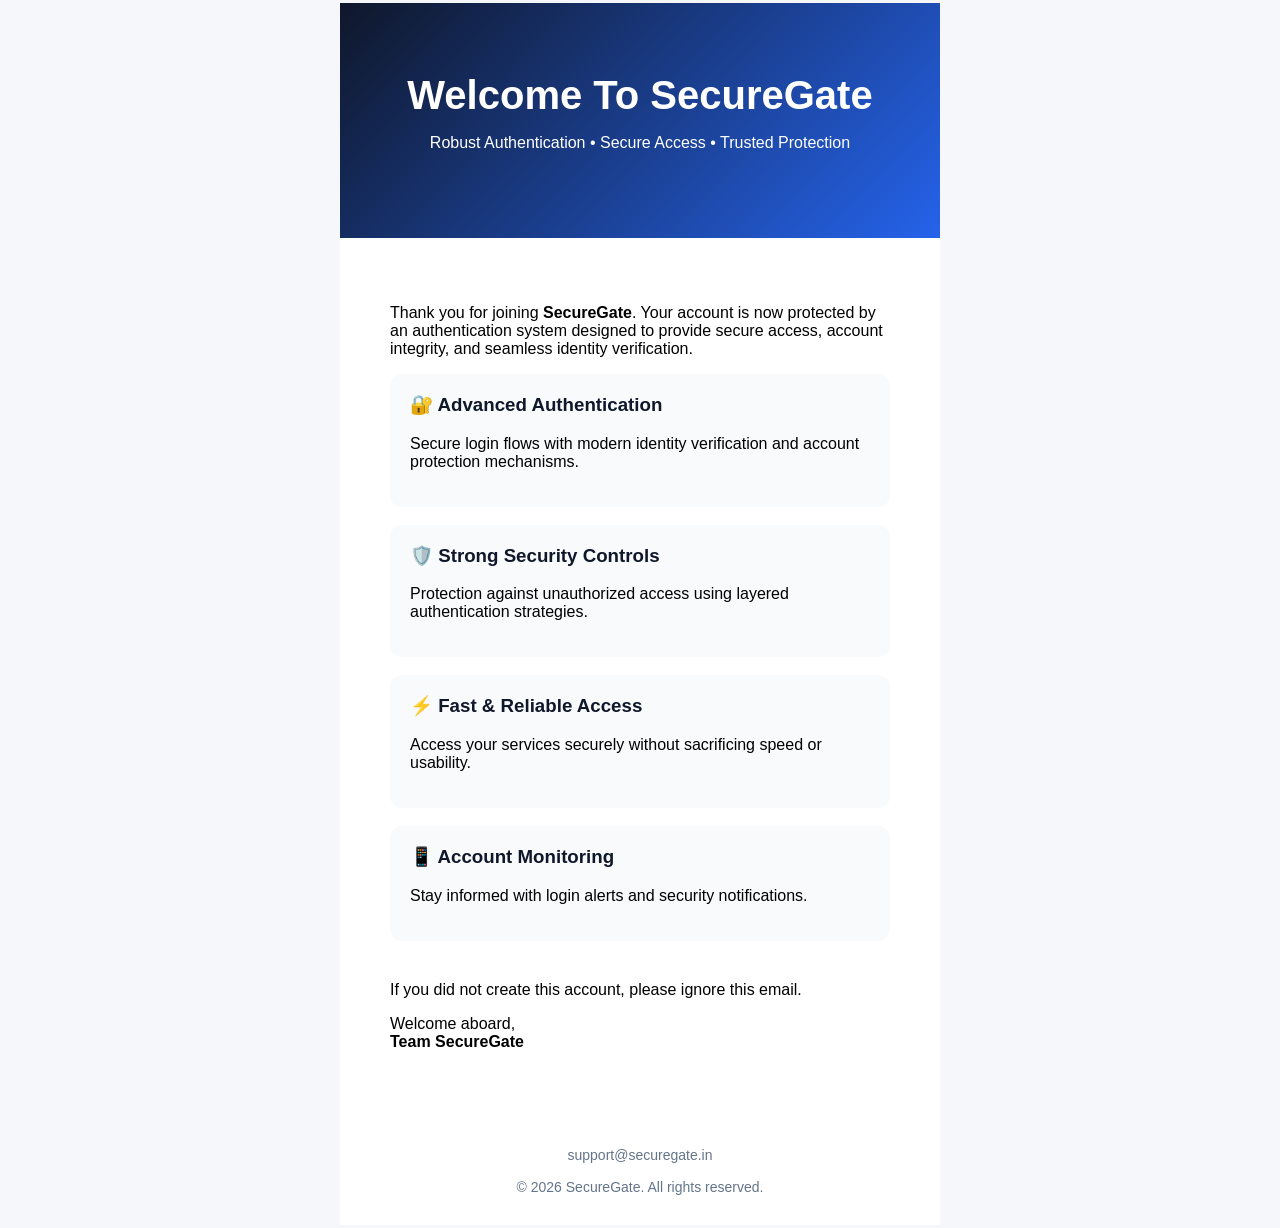
<file: authentication/templates/index.html>
<!DOCTYPE html>
<html>
<head>
<meta charset="UTF-8">
<meta name="viewport" content="width=device-width, initial-scale=1.0">

<title>Welcome to SecureGate</title>

<style>
body{
    margin:0;
    background:#f5f7fb;
    font-family:Arial,sans-serif;
}

.container{
    max-width:600px;
    margin:auto;
    background:white;
}

.hero{
    background:linear-gradient(135deg,#0f172a,#2563eb);
    padding:70px 40px;
    text-align:center;
    color:white;
}

.hero h1{
    font-size:40px;
    margin:0;
}

.content{
    padding:50px;
}

.feature{
    background:#f8fafc;
    padding:20px;
    border-radius:12px;
    margin-bottom:18px;
}

.feature h3{
    color:#0f172a;
    margin-top:0;
}

.button{
    display:inline-block;
    background:#2563eb;
    color:white !important;
    text-decoration:none;
    padding:14px 28px;
    border-radius:10px;
    margin-top:20px;
}

.footer{
    text-align:center;
    color:#64748b;
    padding:30px;
    font-size:14px;
}
</style>

</head>

<body>

<table width="100%">
<tr>
<td>

<div class="container">

<div class="hero">
<h1>Welcome To SecureGate</h1>

<p>
Robust Authentication • Secure Access • Trusted Protection
</p>
</div>

<div class="content">


<p>
Thank you for joining <strong>SecureGate</strong>.
Your account is now protected by an authentication system
designed to provide secure access, account integrity,
and seamless identity verification.
</p>

<div class="feature">
<h3>🔐 Advanced Authentication</h3>
<p>
Secure login flows with modern identity verification and account protection mechanisms.
</p>
</div>

<div class="feature">
<h3>🛡️ Strong Security Controls</h3>
<p>
Protection against unauthorized access using layered authentication strategies.
</p>
</div>

<div class="feature">
<h3>⚡ Fast & Reliable Access</h3>
<p>
Access your services securely without sacrificing speed or usability.
</p>
</div>

<div class="feature">
<h3>📱 Account Monitoring</h3>
<p>
Stay informed with login alerts and security notifications.
</p>
</div>


<p style="margin-top:40px;">
If you did not create this account, please ignore this email.
</p>

<p>
Welcome aboard,<br>
<strong>Team SecureGate</strong>
</p>

</div>

<div class="footer">

support@securegate.in<br><br>

© 2026 SecureGate. All rights reserved.

</div>

</div>

</td>
</tr>
</table>

</body>
</html>
</file>
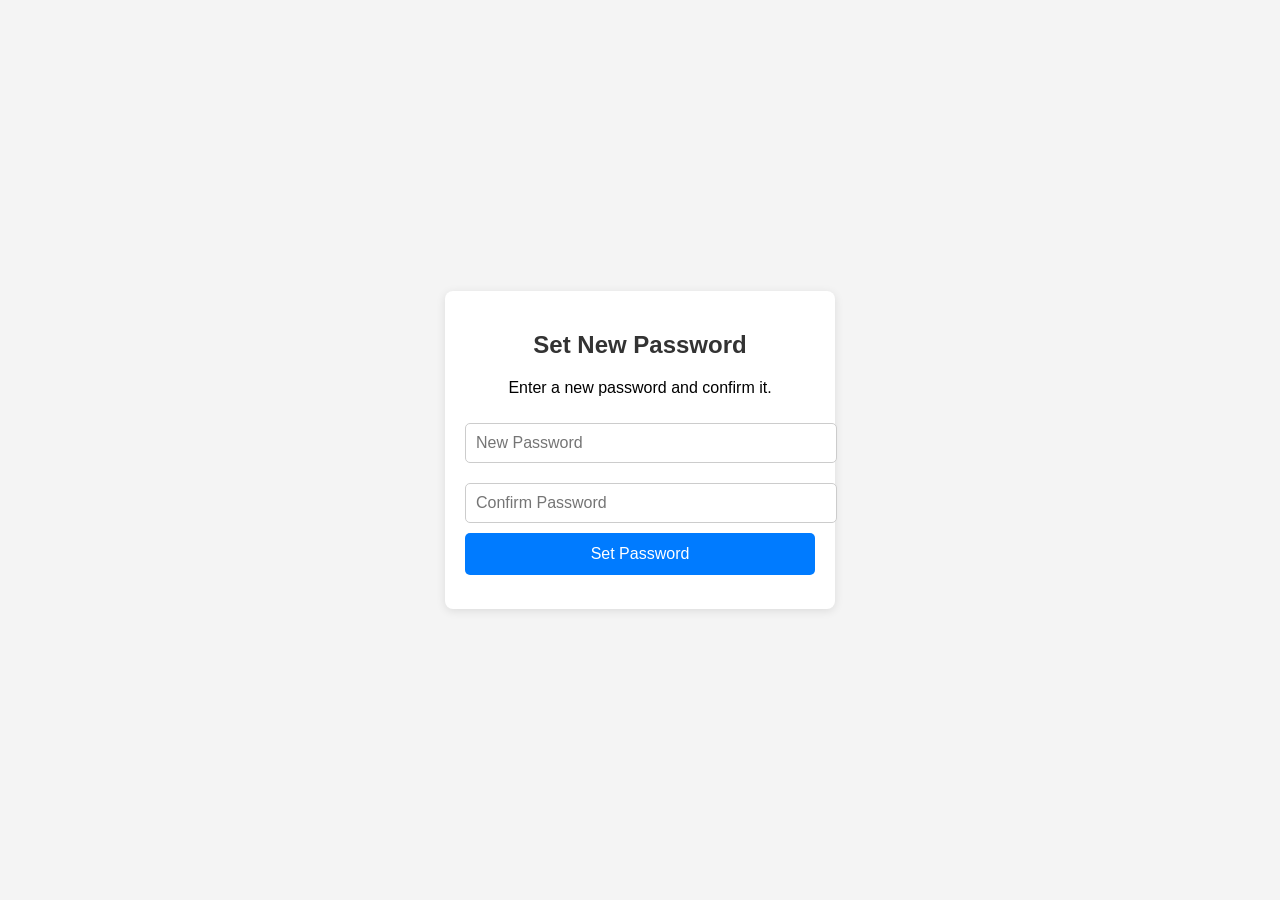
<file: authentication/templates/create_new_password.html>
<!DOCTYPE html>
<html lang="en">
<head>
    <meta charset="UTF-8">
    <meta name="viewport" content="width=device-width, initial-scale=1.0">
    <title>Set New Password - SecureGate</title>
    <style>
        body {
            font-family: Arial, sans-serif;
            background-color: #f4f4f4;
            margin: 0;
            padding: 0;
            display: flex;
            justify-content: center;
            align-items: center;
            height: 100vh;
        }
        .container {
            background-color: #ffffff;
            padding: 20px;
            border-radius: 8px;
            box-shadow: 0 2px 10px rgba(0, 0, 0, 0.1);
            text-align: center;
            width: 350px;
        }
        h2 {
            color: #333;
        }
        input {
            width: 100%;
            padding: 10px;
            margin: 10px 0;
            border: 1px solid #ccc;
            border-radius: 5px;
            font-size: 16px;
        }
        button {
            width: 100%;
            padding: 12px;
            background-color: #007BFF;
            color: #ffffff;
            border: none;
            border-radius: 5px;
            font-size: 16px;
            cursor: pointer;
        }
        button:hover {
            background-color: #0056b3;
        }
        .message {
            margin-top: 10px;
            font-size: 14px;
            color: red;
        }
    </style>
</head>
<body>

    <div class="container">
        <h2>Set New Password</h2>
        <p>Enter a new password and confirm it.</p>
        <form id="passwordForm" action="/user/create_new_password/{{token}}" method="POST">
            <input type="password" id="password" name="password" placeholder="New Password" required>
            <input type="password" id="confirm_password" name="confirm_password" placeholder="Confirm Password" required>
            <button type="submit">Set Password</button>
        </form>
        <p id="message" class="message"></p>
    </div>
</body>
</html>
</file>
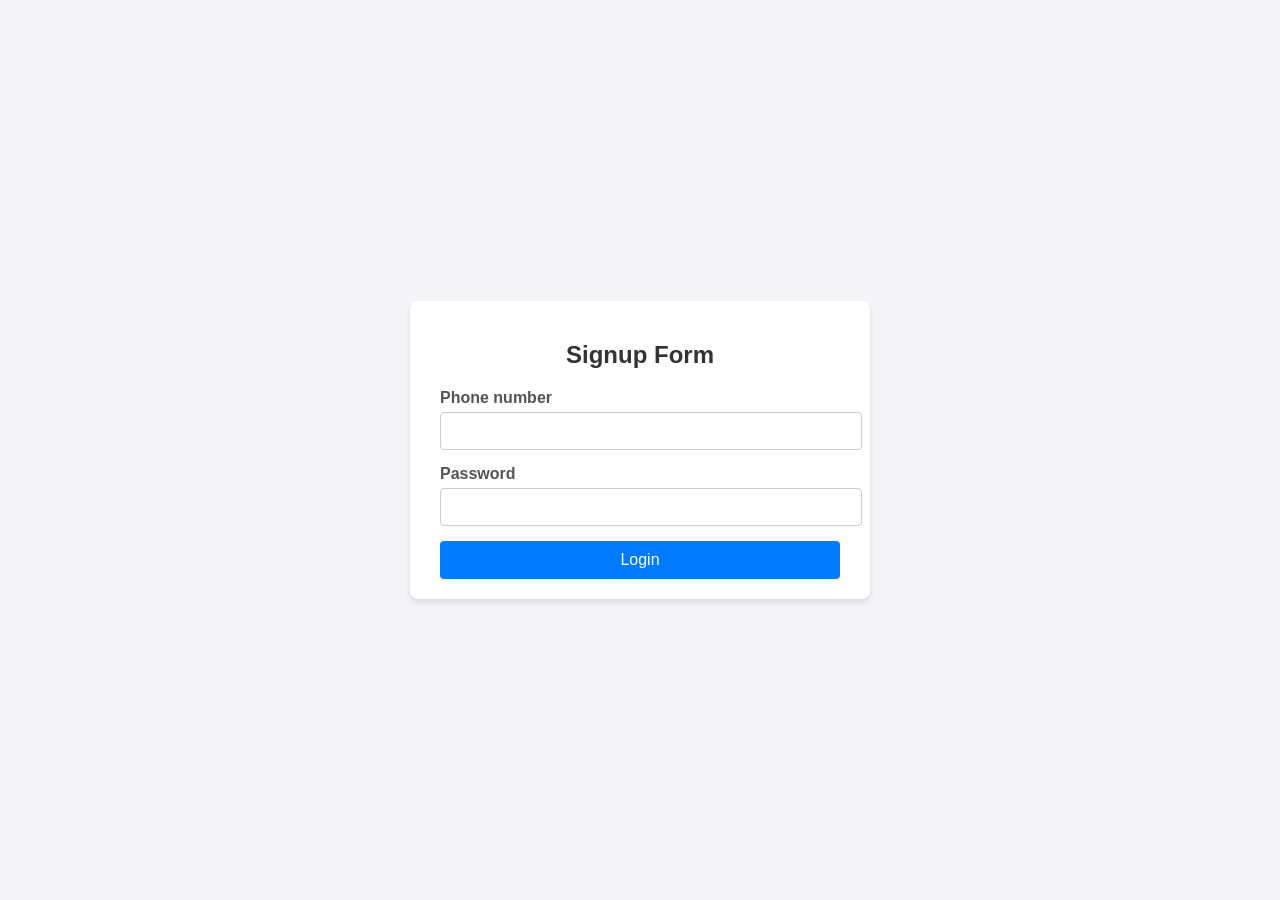
<file: authentication/templates/login.html>
<!DOCTYPE html>
<html lang="en">
<head>
    <meta charset="UTF-8">
    <meta name="viewport" content="width=device-width, initial-scale=1.0">
    <title>Signup Form</title>
    <style>
        body {
            font-family: Arial, sans-serif;
            background-color: #f4f4f9;
            margin: 0;
            padding: 0;
            display: flex;
            justify-content: center;
            align-items: center;
            height: 100vh;
        }

        .signup-form {
            background-color: #fff;
            padding: 20px 30px;
            border-radius: 8px;
            box-shadow: 0 4px 6px rgba(0, 0, 0, 0.1);
            width: 100%;
            max-width: 400px;
        }

        .signup-form h2 {
            text-align: center;
            margin-bottom: 20px;
            color: #333;
        }

        .form-group {
            margin-bottom: 15px;
        }

        .form-group label {
            display: block;
            margin-bottom: 5px;
            font-weight: bold;
            color: #555;
        }

        .form-group input {
            width: 100%;
            padding: 10px;
            border: 1px solid #ccc;
            border-radius: 4px;
            font-size: 14px;
        }

        .form-group input:focus {
            border-color: #007BFF;
            outline: none;
        }

        .form-group .error {
            color: red;
            font-size: 12px;
        }

        .btn {
            display: block;
            width: 100%;
            padding: 10px;
            background-color: #007BFF;
            color: #fff;
            border: none;
            border-radius: 4px;
            font-size: 16px;
            cursor: pointer;
            margin-top: 10px;
        }

        .btn:hover {
            background-color: #0056b3;
        }
    </style>
</head>
<body>
    <form class="signup-form" id="signupForm" action="/user/login" method="post">
        <h2>Signup Form</h2>

        <div class="form-group">
            <label for="full_name">Phone number</label>
            <input type="text" id="phone_number" name="phone_number" required>
            <div class="error" id="nameError"></div>
        </div>

        <div class="form-group">
            <label for="password">Password</label>
            <input type="password" id="password" name="password" required>
            <div class="error" id="passwordError"></div>
        </div>
        <button type="submit" class="btn">Login</button>
    </form>
</body>
</html>
</file>
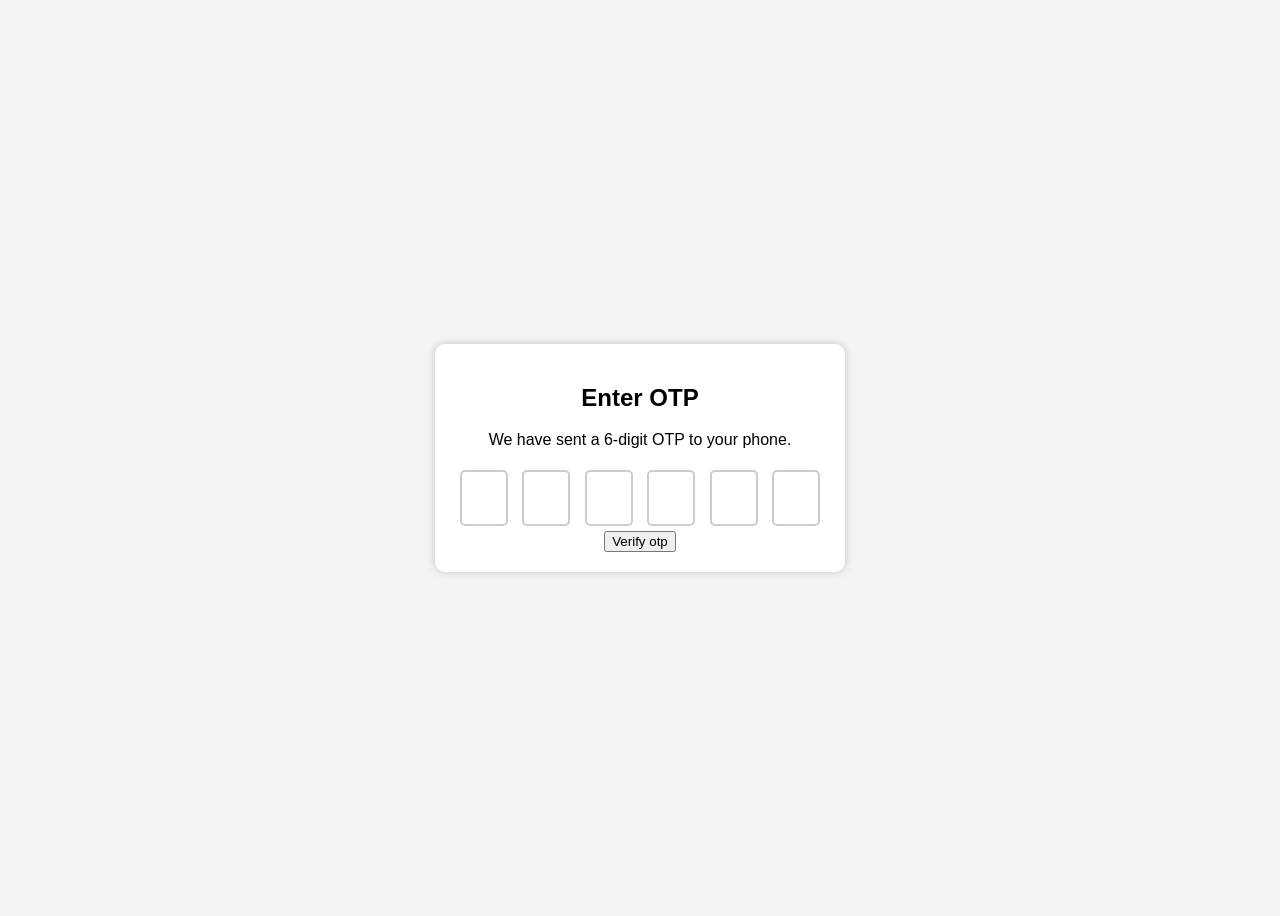
<file: authentication/templates/otp.html>
<!DOCTYPE html>
<html lang="en">
<head>
    <meta charset="UTF-8">
    <meta name="viewport" content="width=device-width, initial-scale=1.0">
    <title>Enter OTP</title>
    <style>
        body {
            font-family: Arial, sans-serif;
            display: flex;
            justify-content: center;
            align-items: center;
            height: 100vh;
            background-color: #f4f4f4;
        }
        .otp-container {
            text-align: center;
            background: white;
            padding: 20px;
            border-radius: 10px;
            box-shadow: 0px 0px 10px rgba(0, 0, 0, 0.2);
        }
        .otp-input {
            width: 40px;
            height: 50px;
            font-size: 24px;
            text-align: center;
            margin: 5px;
            border: 2px solid #ccc;
            border-radius: 5px;
        }
        .otp-input:focus {
            border-color: #007bff;
            outline: none;
        }
        .btn-submit {
            margin-top: 15px;
            padding: 10px 20px;
            font-size: 18px;
            border: none;
            background-color: #007bff;
            color: white;
            cursor: pointer;
            border-radius: 5px;
        }
        .btn-submit:disabled {
            background-color: #ccc;
            cursor: not-allowed;
        }
    </style>
</head>
<body>

<div class="otp-container">
    <h2>Enter OTP</h2>
    <p>We have sent a 6-digit OTP to your phone.</p>
    <form id="otpForm" method="post" action="/verify_otp_signup">
        <input type="text" class="otp-input" maxlength="1" oninput="moveNext(this, 0)" required>
        <input type="text" class="otp-input" maxlength="1" oninput="moveNext(this, 1)" required>
        <input type="text" class="otp-input" maxlength="1" oninput="moveNext(this, 2)" required>
        <input type="text" class="otp-input" maxlength="1" oninput="moveNext(this, 3)" required>
        <input type="text" class="otp-input" maxlength="1" oninput="moveNext(this, 4)" required>
        <input type="text" class="otp-input" maxlength="1" oninput="moveNext(this, 5)" required>
    
        <input  hidden ="otp" name="otp">
        
        <br>
        <button type="submit" class="btn">Verify otp</button>
    </form>
    
</div>
</file>
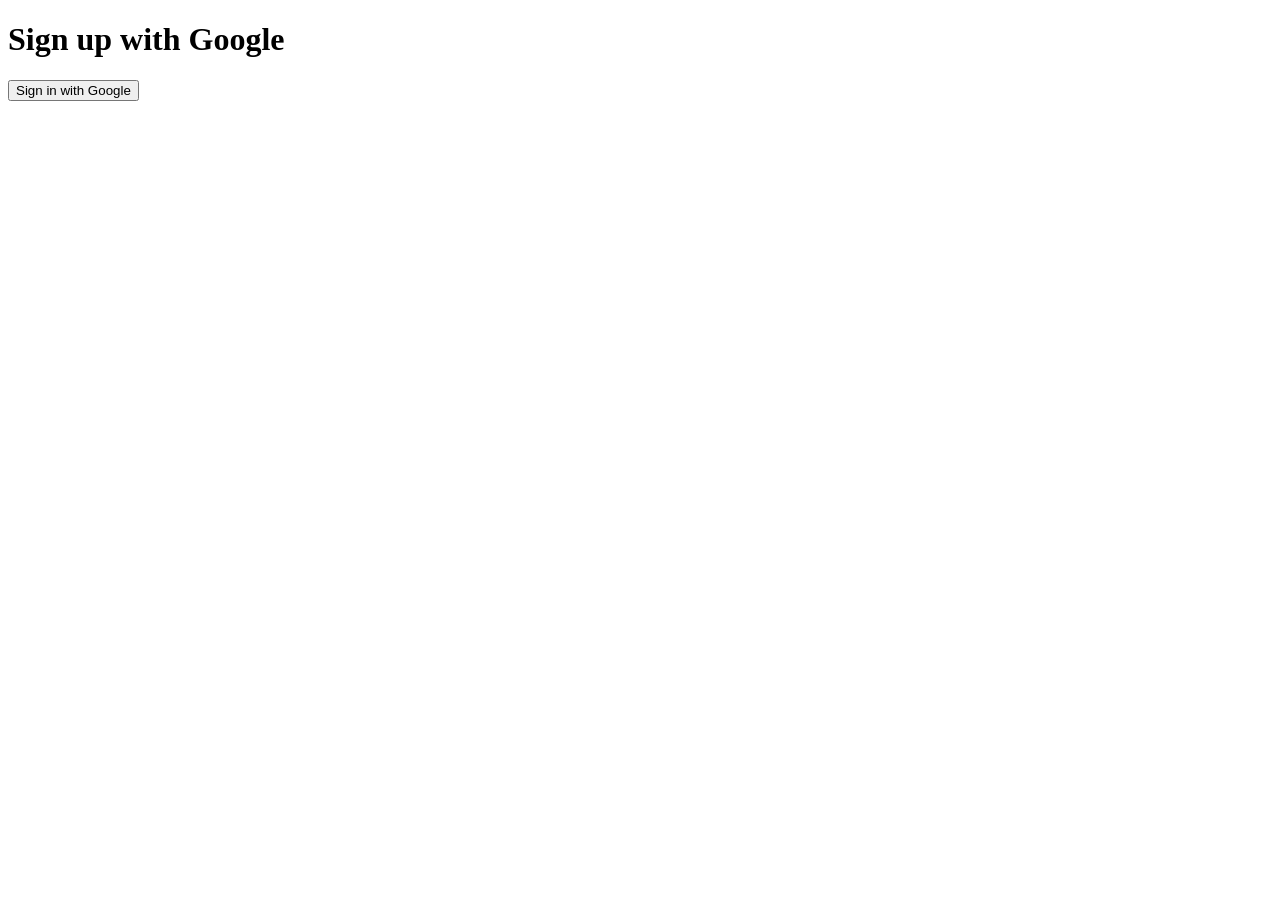
<file: authentication/templates/patient.html>
<!DOCTYPE html>
<html>
<head>
    <title>Signup</title>
</head>
<body>
    <h1>Sign up with Google</h1>
    <a href="/patient/google_signup">
        <button>Sign in with Google</button>
    </a>
</body>
</html>
</file>
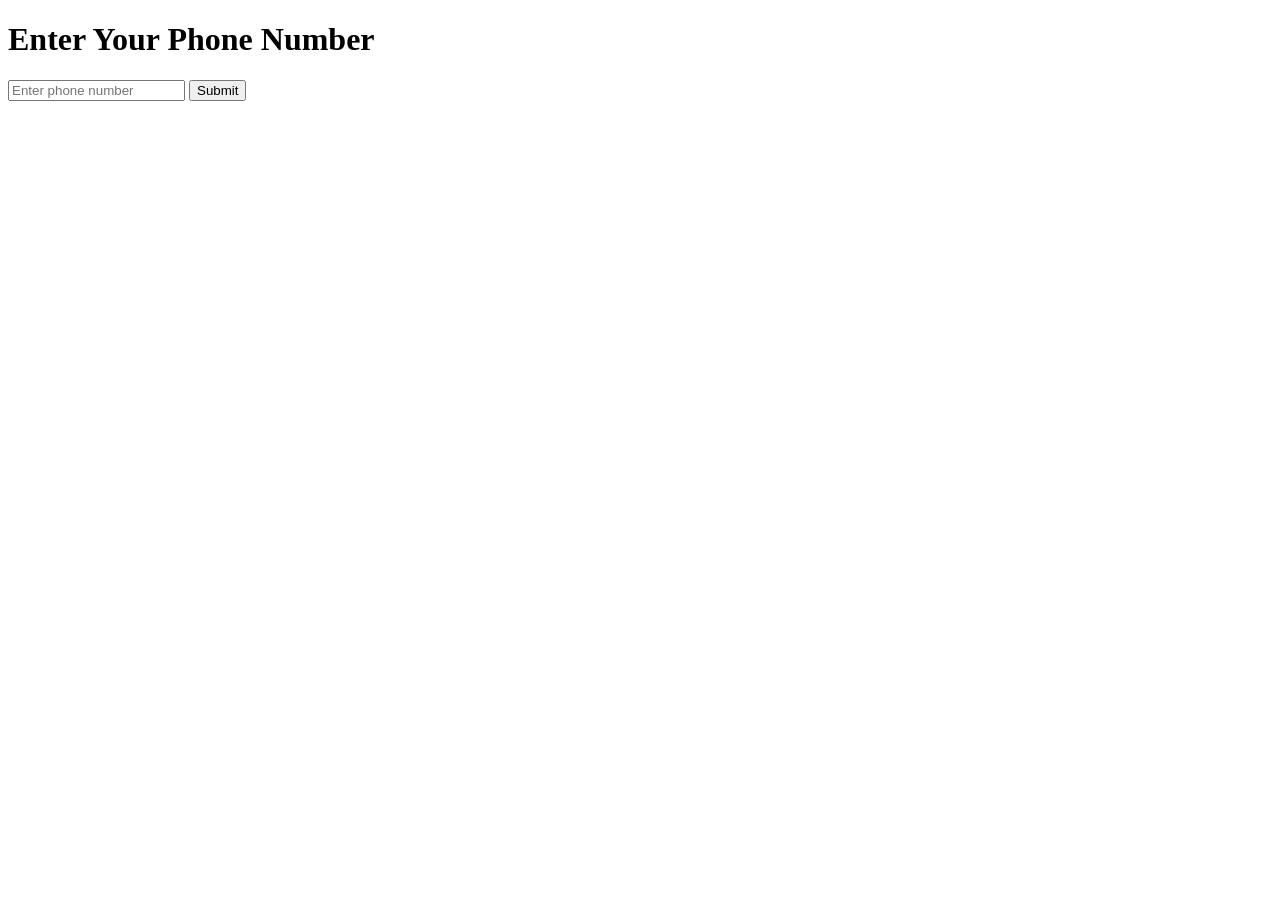
<file: authentication/templates/phone_number.html>
<!DOCTYPE html>
<html>
<head>
    <title>Enter Phone Number</title>
    <script>
        async function submitPhoneNumber() {
            const phoneNumber = document.getElementById("phone_number").value;
            // Get the user type from the URL parameter
            const urlParams = new URLSearchParams(window.location.search);
            const userType = urlParams.get('type'); // Default to user if not specified
            
            const endpoint = `/${userType}/phone_number/signup`;
            
            const response = await fetch(endpoint, {
                method: "POST",
                headers: {
                    "Content-Type": "application/json"
                },
                body: JSON.stringify({ phone_number: phoneNumber })
            });

            const result = await response.json();
            if (response.status === 200) {
                window.location.href = "/dashboard"; // Redirect to dashboard after successful signup
            } else {
                alert(result.detail);
            }
        }
    </script>
</head>
<body>
    <h1>Enter Your Phone Number</h1>
    <input type="text" id="phone_number" placeholder="Enter phone number">
    <button onclick="submitPhoneNumber()">Submit</button>
</body>
</html>
</file>
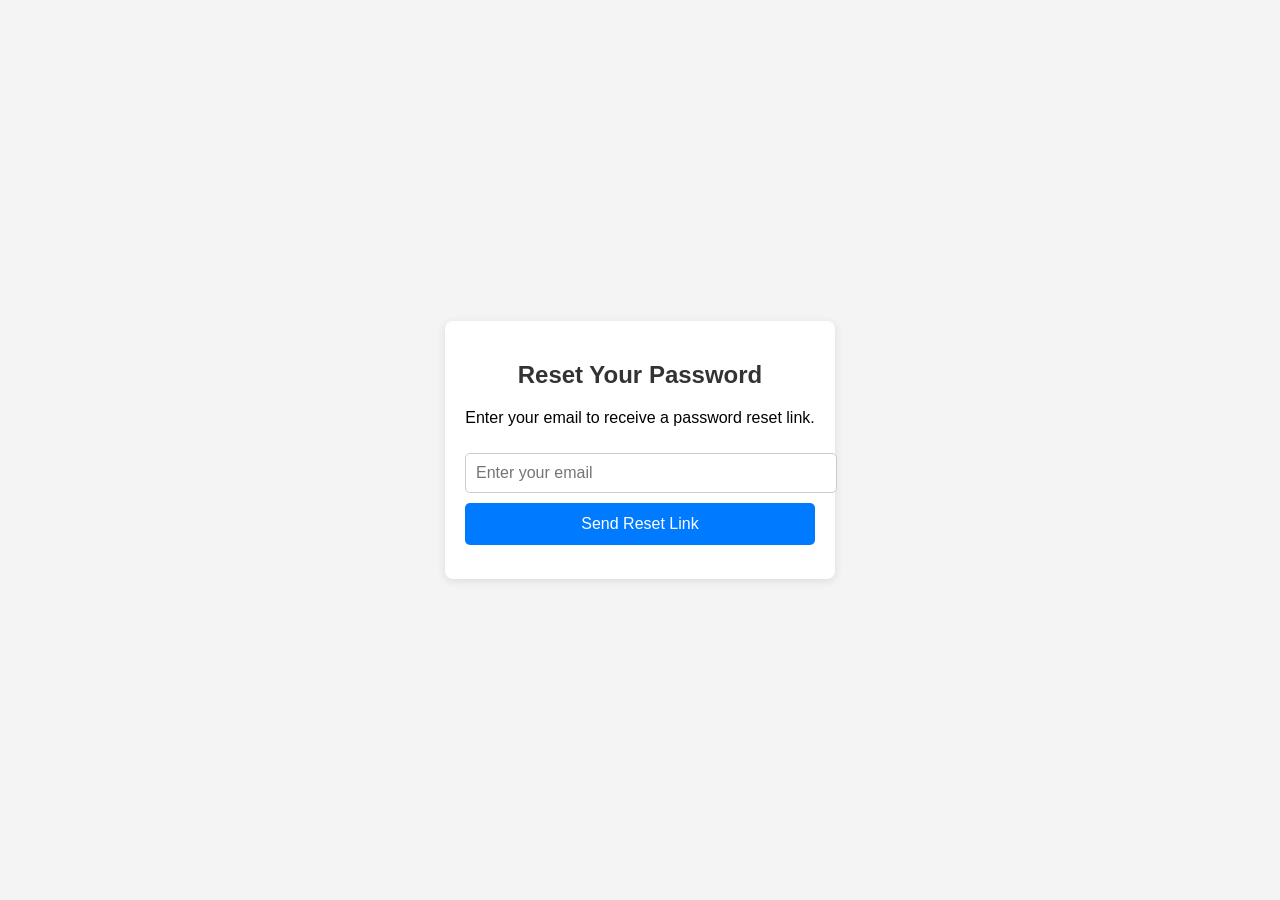
<file: authentication/templates/reset_password.html>
<!DOCTYPE html>
<html lang="en">
<head>
    <meta charset="UTF-8">
    <meta name="viewport" content="width=device-width, initial-scale=1.0">
    <title>Reset Password - SecureGate</title>
    <style>
        body {
            font-family: Arial, sans-serif;
            background-color: #f4f4f4;
            margin: 0;
            padding: 0;
            display: flex;
            justify-content: center;
            align-items: center;
            height: 100vh;
        }
        .container {
            background-color: #ffffff;
            padding: 20px;
            border-radius: 8px;
            box-shadow: 0 2px 10px rgba(0, 0, 0, 0.1);
            text-align: center;
            width: 350px;
        }
        h2 {
            color: #333;
        }
        input {
            width: 100%;
            padding: 10px;
            margin: 10px 0;
            border: 1px solid #ccc;
            border-radius: 5px;
            font-size: 16px;
        }
        button {
            width: 100%;
            padding: 12px;
            background-color: #007BFF;
            color: #ffffff;
            border: none;
            border-radius: 5px;
            font-size: 16px;
            cursor: pointer;
        }
        button:hover {
            background-color: #0056b3;
        }
        .message {
            margin-top: 10px;
            font-size: 14px;
            color: #28a745;
        }
    </style>
</head>
<body>
    <div class="container">
        <h2>Reset Your Password</h2>
        <p>Enter your email to receive a password reset link.</p>
        <form id="resetForm" action="/SecureGate/reset_password" method="POST">
            <input type="email" id="email" name="email" placeholder="Enter your email" required>
            <button type="submit">Send Reset Link</button>
        </form>
        <p id="message" class="message"></p>
    </div>
</body>
</html>
</file>
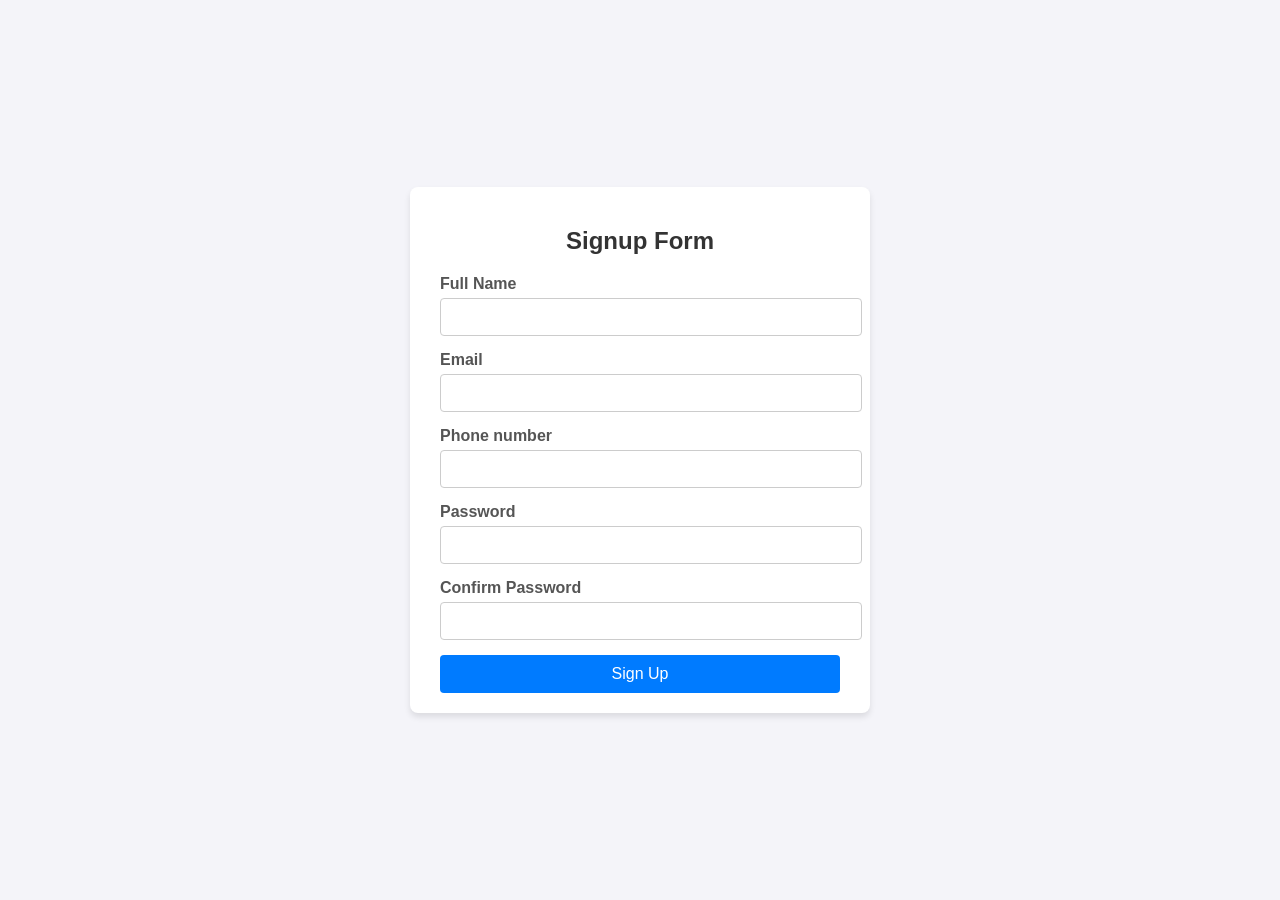
<file: authentication/templates/signup.html>
<!DOCTYPE html>
<html lang="en">
<head>
    <meta charset="UTF-8">
    <meta name="viewport" content="width=device-width, initial-scale=1.0">
    <title>Signup Form</title>
    <style>
        body {
            font-family: Arial, sans-serif;
            background-color: #f4f4f9;
            margin: 0;
            padding: 0;
            display: flex;
            justify-content: center;
            align-items: center;
            height: 100vh;
        }

        .signup-form {
            background-color: #fff;
            padding: 20px 30px;
            border-radius: 8px;
            box-shadow: 0 4px 6px rgba(0, 0, 0, 0.1);
            width: 100%;
            max-width: 400px;
        }

        .signup-form h2 {
            text-align: center;
            margin-bottom: 20px;
            color: #333;
        }

        .form-group {
            margin-bottom: 15px;
        }

        .form-group label {
            display: block;
            margin-bottom: 5px;
            font-weight: bold;
            color: #555;
        }

        .form-group input {
            width: 100%;
            padding: 10px;
            border: 1px solid #ccc;
            border-radius: 4px;
            font-size: 14px;
        }

        .form-group input:focus {
            border-color: #007BFF;
            outline: none;
        }

        .form-group .error {
            color: red;
            font-size: 12px;
        }

        .btn {
            display: block;
            width: 100%;
            padding: 10px;
            background-color: #007BFF;
            color: #fff;
            border: none;
            border-radius: 4px;
            font-size: 16px;
            cursor: pointer;
            margin-top: 10px;
        }

        .btn:hover {
            background-color: #0056b3;
        }
    </style>
</head>
<body>
    <form class="signup-form" id="signupForm" action="/user/signup" method="post">
        <h2>Signup Form</h2>

        <div class="form-group">
            <label for="full_name">Full Name</label>
            <input type="text" id="full_name" name="full_name" required>
            <div class="error" id="nameError"></div>
        </div>

        <div class="form-group">
            <label for="email">Email</label>
            <input type="email" id="email" name="email" required>
            <div class="error" id="emailError"></div>
        </div>

        <div class="form-group">
            <label for="full_name">Phone number</label>
            <input type="text" id="phone_number" name="phone_number" required>
            <div class="error" id="nameError"></div>
        </div>

        <div class="form-group">
            <label for="password">Password</label>
            <input type="password" id="password" name="password" required>
            <div class="error" id="passwordError"></div>
        </div>

        <div class="form-group">
            <label for="password2">Confirm Password</label>
            <input type="password" id="password2" name="password2">
            <div class="error" id="password2Error"></div>
        </div>

        <button type="submit" class="btn">Sign Up</button>
    </form>
</body>
</html>
</file>
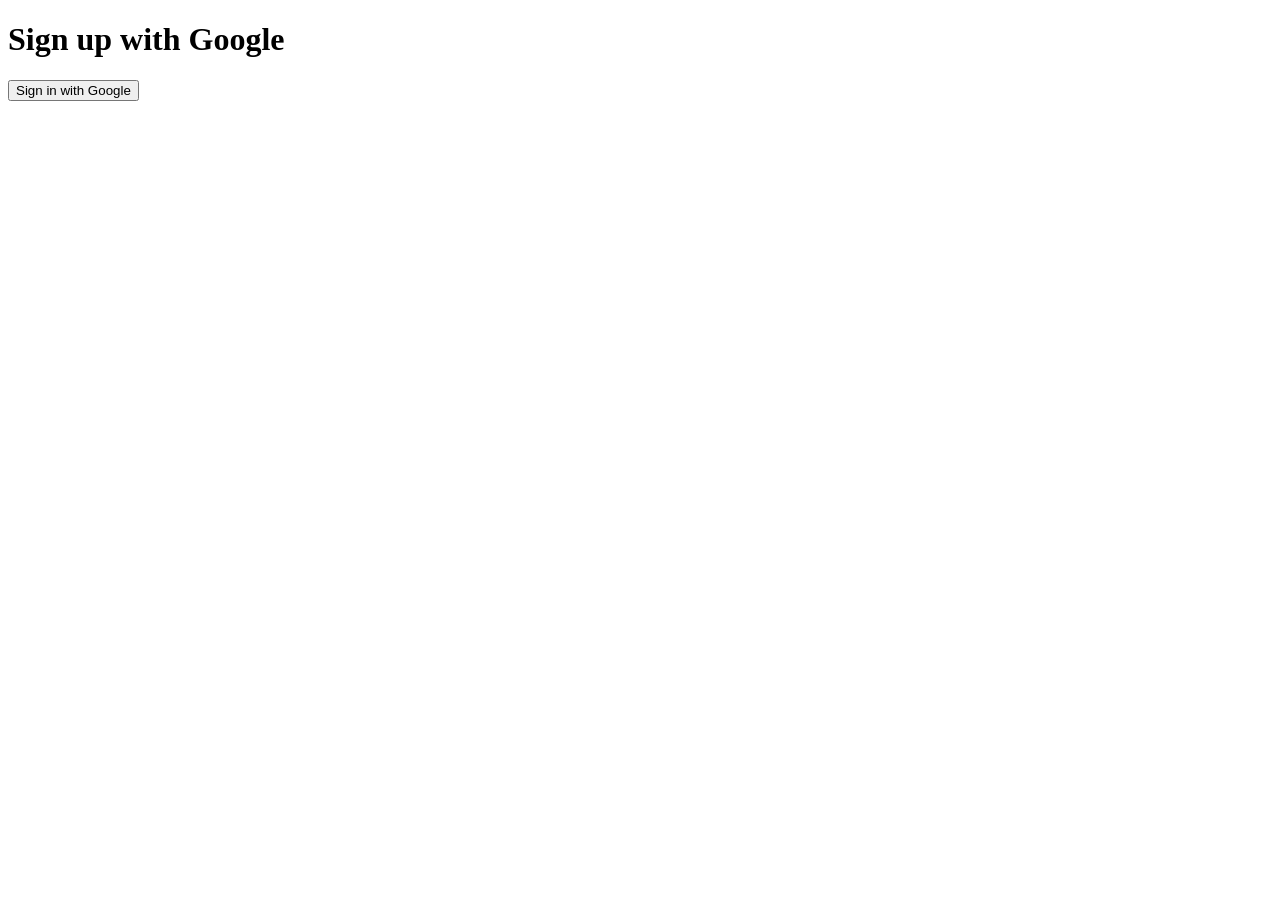
<file: authentication/templates/user.html>
<!DOCTYPE html>
<html>
<head>
    <title>Signup</title>
</head>
<body>
    <h1>Sign up with Google</h1>
    <a href="/user/google_signup">
        <button>Sign in with Google</button>
    </a>
</body>
</html>
</file>
